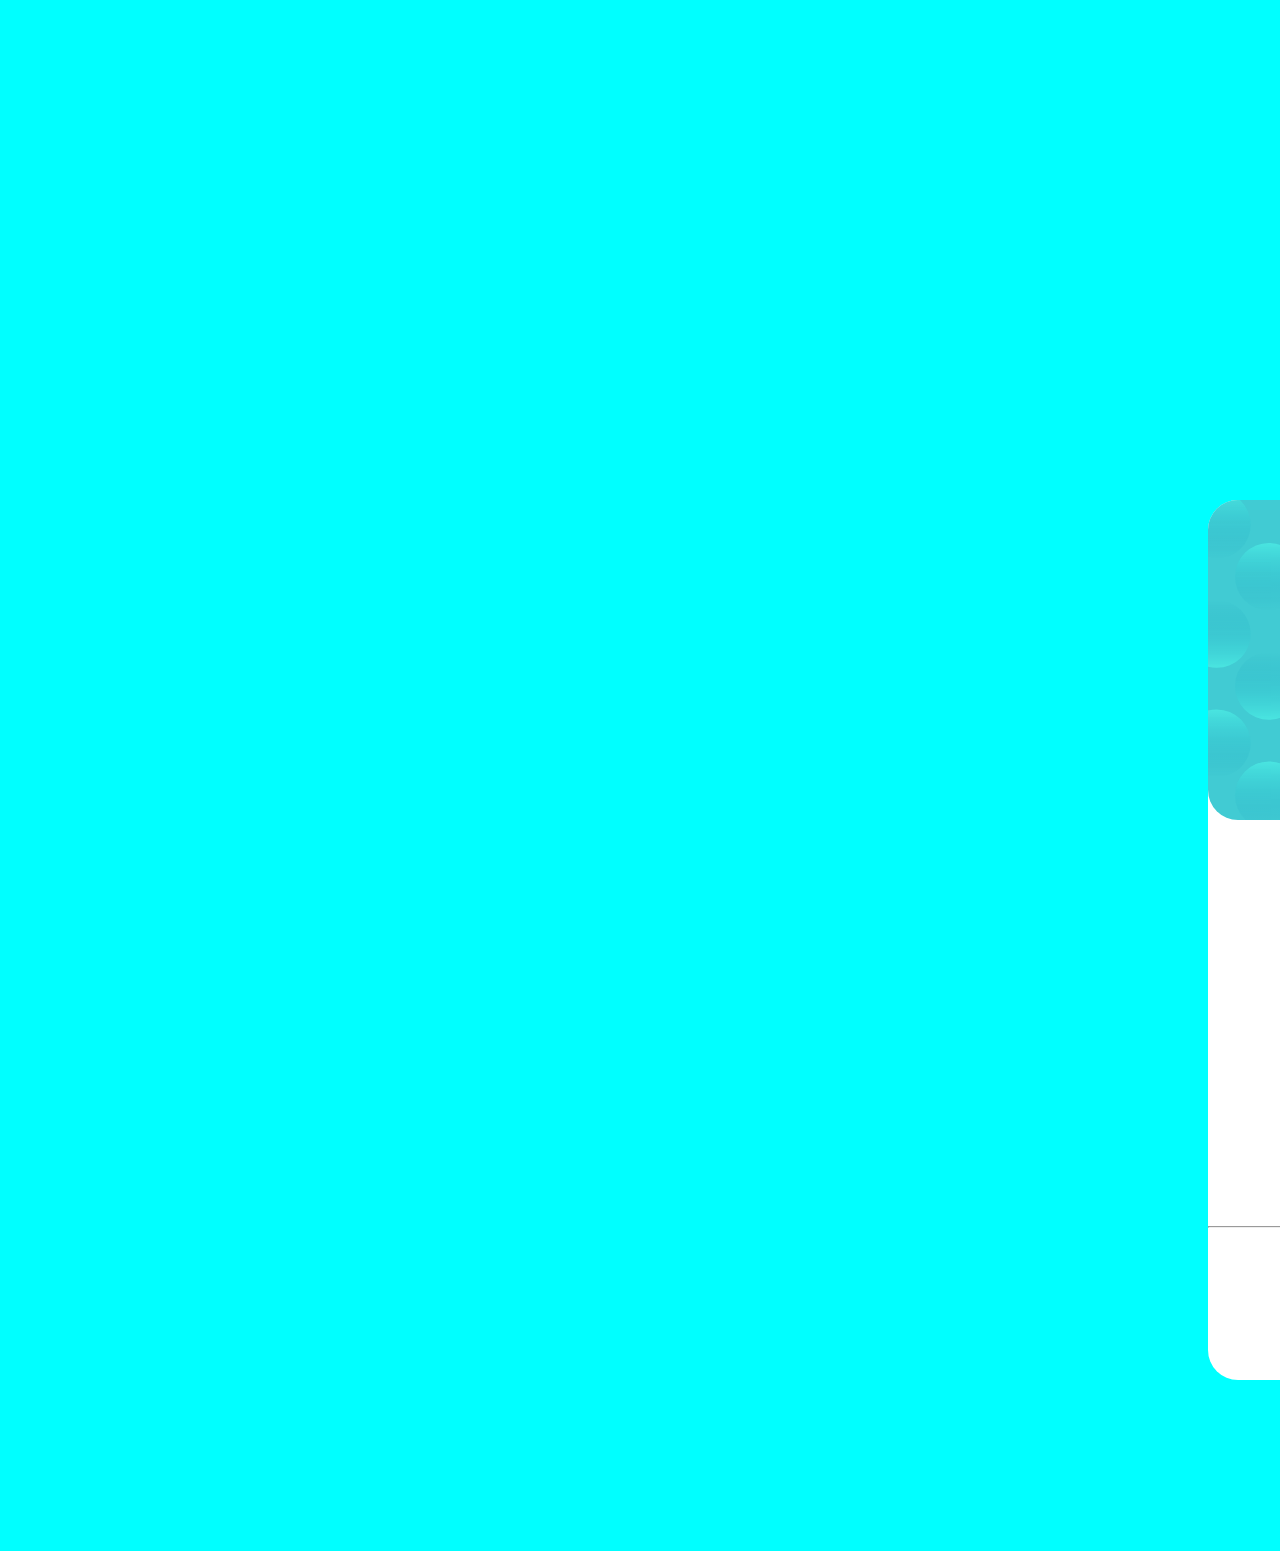
<file: Aaman/index.html>
<!DOCTYPE html>
<html lang="en">
<head>
    <meta charset="UTF-8">
    <meta name="viewport" content="width=device-width, initial-scale=1.0">
    <link rel="stylesheet" href="index.css">
    <title>Document</title>
</head>
<body>
    
    <div class="A">

        <img src="images/bg-pattern-card.svg">
        <div class="R">
            <img src="images/kisspng-cristiano-ronaldo-2018-fifa-world-cup-2017-fifa-co-cristiano-ronaldo-clipart-png-5ab0426bc7aed2.8562104015215007798179.png">
        </div>

            <h1>Cristiano Ronaldo <span>07</span></h1>
            <h3> <span>Portugal</span></h3>
            <hr>
            <div class="color" >
               
                <div class="F">
                    <h1>613M</h1>
                    <h3>FOllowers</h3>
                </div>
                <div class="L">
                    <h1>900M</h1>
                    <h3>Likes</h3>
                </div>
                <div class="P">
                    <h1>3.5k</h1>
                    <h3>Posts</h3>
                </div>
            </div>
        
    </div>

</body>
</html>
</file>
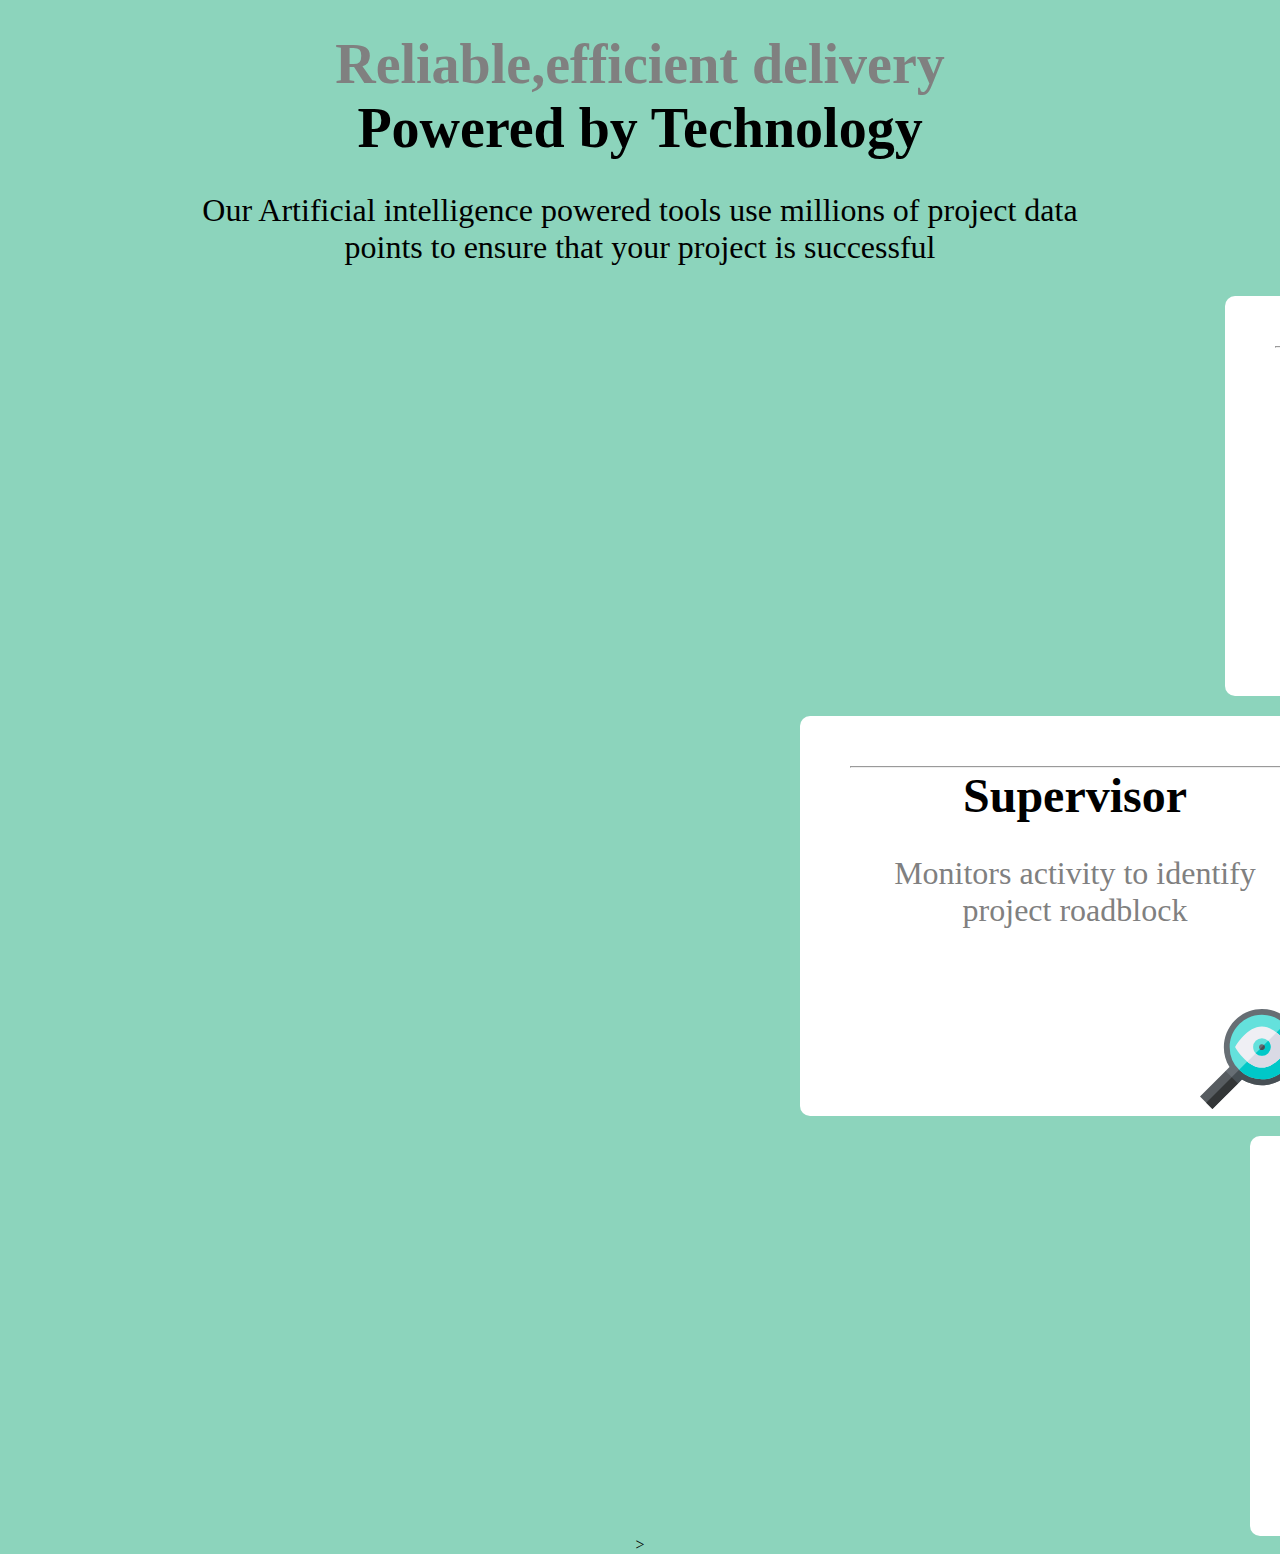
<file: Aaman/delivery.html>
<!DOCTYPE html>
<html lang="en">
<head>
    <meta charset="UTF-8">
    <meta name="viewport" content="width=device-width, initial-scale=1.0">
    <link rel="stylesheet" href="delivery.css">
    <title>Document</title>
</head>
<body>
    <h1><span>Reliable,efficient delivery</span> <br>Powered by Technology</h1>
    <p>Our Artificial intelligence powered tools use millions of project data <br>points to ensure that your project is successful</p>
        <div class="team">
            <hr>
            <h2>Team Builder</h2>
            <p>Scans our talent network to create the <br>optimal team for your project</p>
            <img src="images/icon-team-builder.svg">
        </div>
        <div class="m">
            <div class="supervisor">
                <hr>
                <h2>Supervisor</h2>
                <p>Monitors activity to identify project roadblock</p>
                <img src="images/icon-supervisor.svg">
            </div>
            <div class="calculator">
                <hr>
                <h2>Calculator</h2>
                <p>Use data from past projects to provide better delivery estimates</p>
                <img src="images/icon-calculator.svg">
            </div>

        </div>

        <div class="karma">
            <hr>
            <h2>Karma</h2>
            <p>Regularly evaluates our talent to ensure  quality</p>
            <img src="images/icon-karma.svg">
        </div>
>
</body>
</html>
</file>
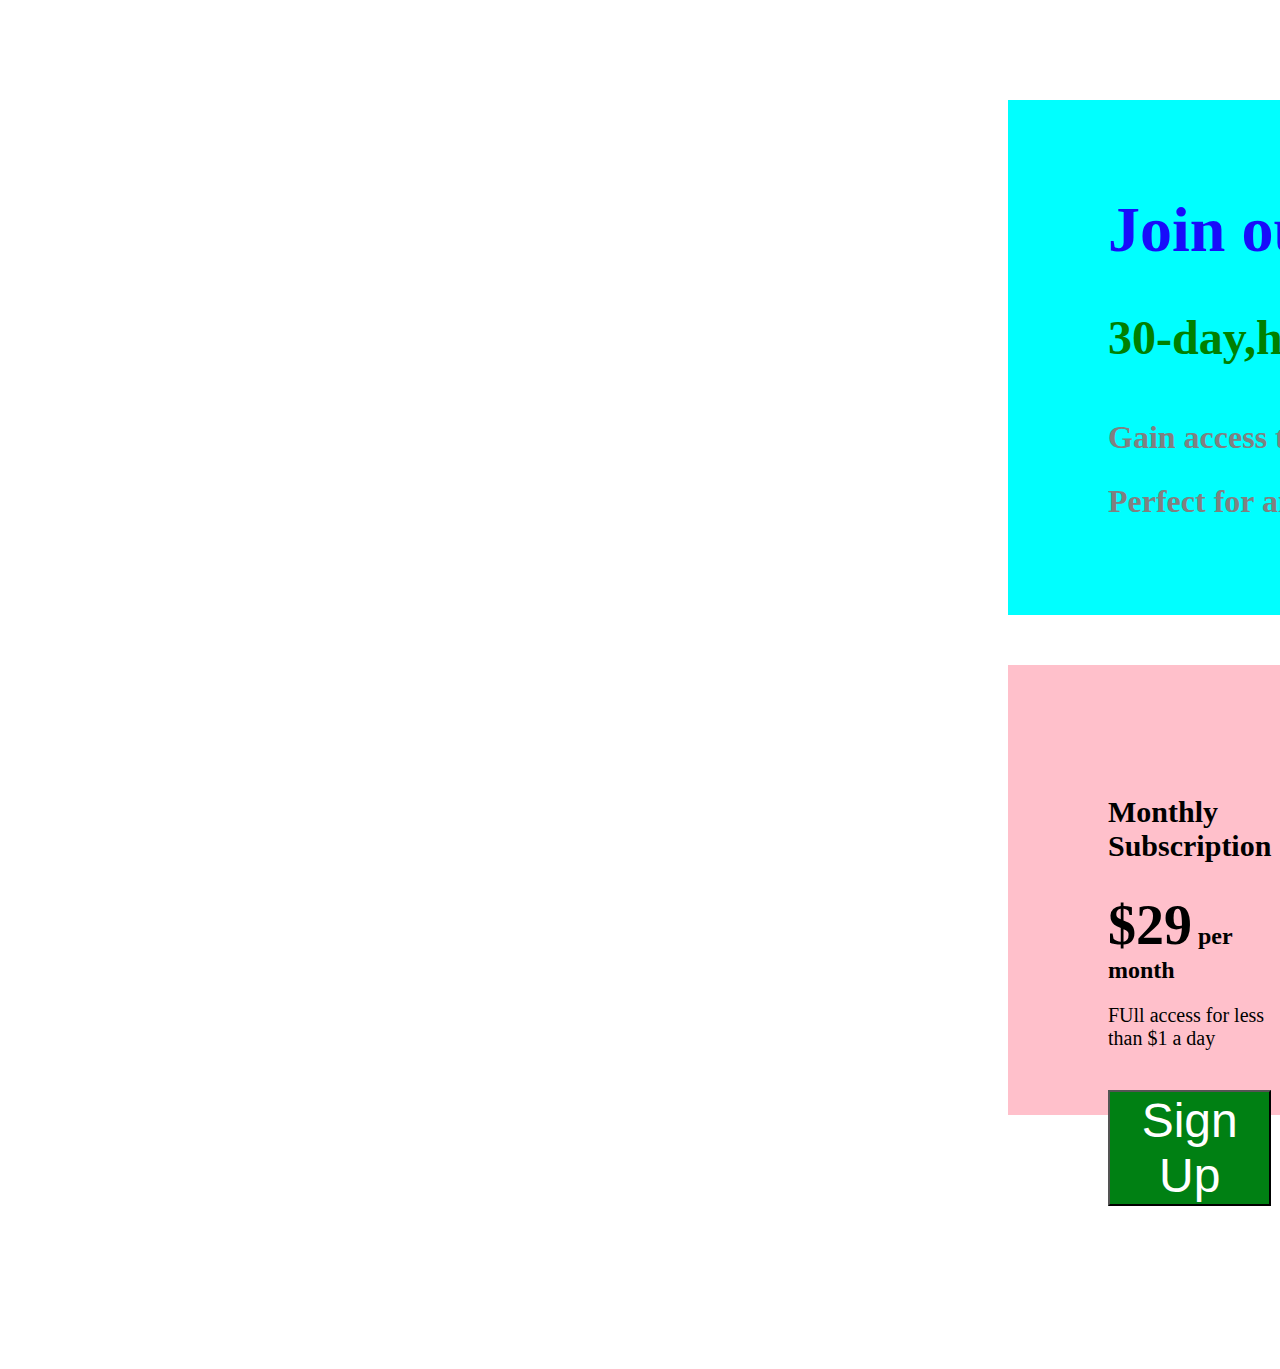
<file: Aaman/index1.html>
<!DOCTYPE html>
<html lang="en">
<head>
    <meta charset="UTF-8">
    <meta name="viewport" content="width=device-width, initial-scale=1.0">
    <link rel="stylesheet" href="index1.css">
    <title>Document</title>
</head>
<body>
        <div class="top">
             <div class="c">
                <h1>Join our community</h1>
                <h2>30-day,hassle-free money back guarantee</h2>
                <h3>Gain access to our full library of tutorials along with expert code reviews.<br>Perfect for any developers who are serious about honing their skills.</h3>
            </div>
        </div>


        <div class="bottom">
            <div class="jj">
                <h3>Monthly Subscription</h3>
                <h2><span>$29</span> per month</h2>
                <p>FUll access for less than $1 a day</p>
                <button>Sign Up</button>
            </div>
            <div class="jjj">
                <h3>Why Us</h3>
                <p>Tutorials by industry experts<br>
                peer & expert code review Coding exercise<br>
                Access to our GitHub repos<br>Community forum<br>Flashcard decks<br>New videos every week</p>
            </div>


        </div>

    
</body>
</html>
</file>
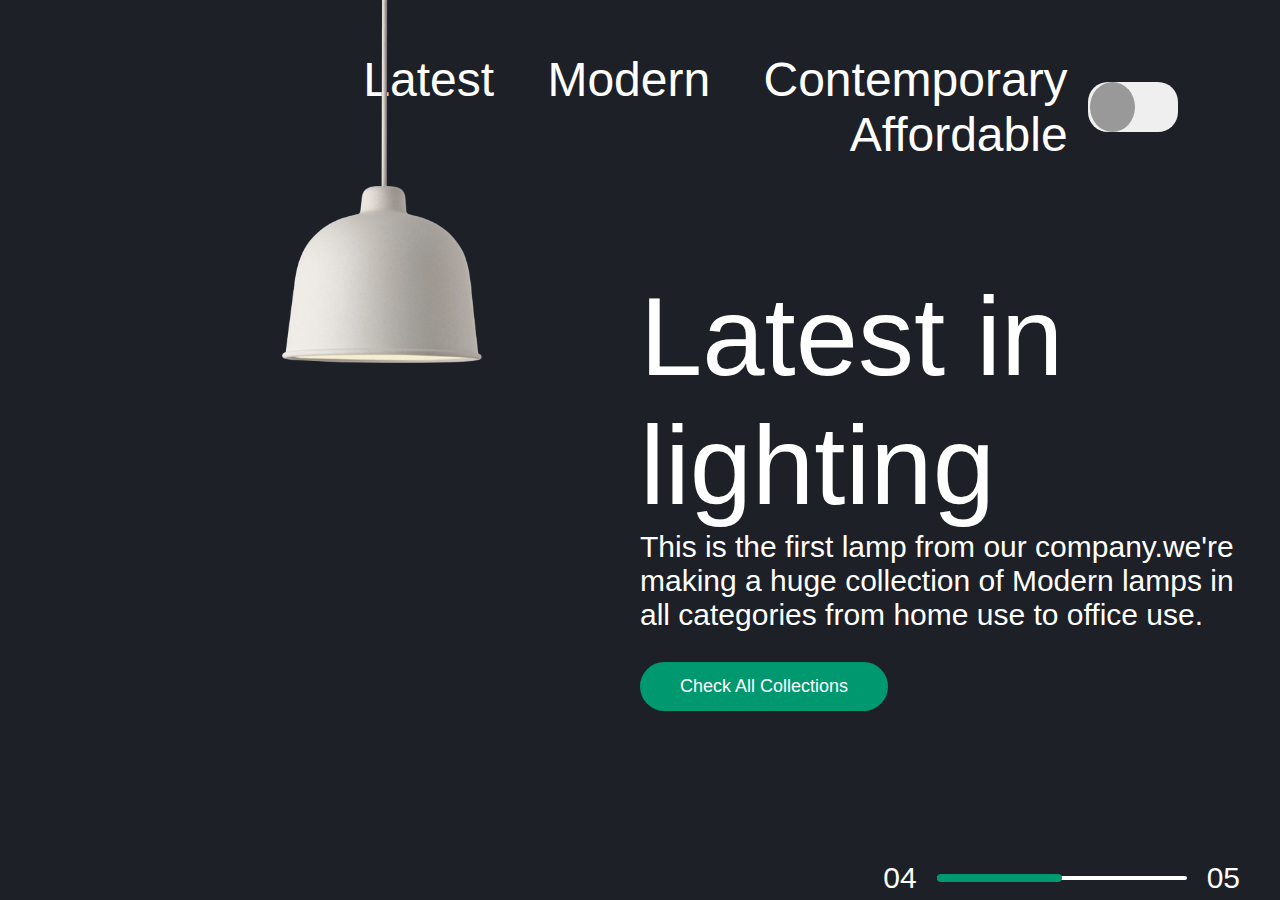
<file: Aaman/light.html>
<!DOCTYPE html>
<html lang="en">
<head>
    <meta charset="UTF-8">
    <meta name="viewport" content="width=device-width, initial-scale=1.0">
    <link rel="stylesheet" href="light.css">
    <title>Document</title>
</head>
<body>
    <div class="hero">
       <nav>
          <ul>
            <li><a href="">Latest</a></li>
            <li><a href="">Modern</a></li>
            <li><a href="">Contemporary</a></li>
            <li><a href="">Affordable</a></li>
          </ul>
          <button type="button" onclick="toggleBtn()" id="btn"><span></span></button>
       </nav>
       
       <div class="lamp-container">
           <img src="images/lamp.png" class="lamp">
           <img src="images/light.png" class="light" id="light">
       </div>
       
       <div class="text-container">
           <h1>Latest in lighting</h1>
           <p>This is the first lamp from our company.we're making a huge
            collection of Modern lamps in all categories from home use to office
            use.
           </p>
           <a href="">Check All Collections</a>
           <div class="control">
            <p>04</p>
            <div class="line"><span></span></div>
            <p>05</p>
           </div>
       </div>



    </div>
    <script>
        var btn = document.getElementById("btn");
        var light = document.getElementById("light")
        function toggleBtn(){
            btn.classList.toggle("active");
            light.classList.toggle("on");
        }
    </script>
</body>
</html>
</file>
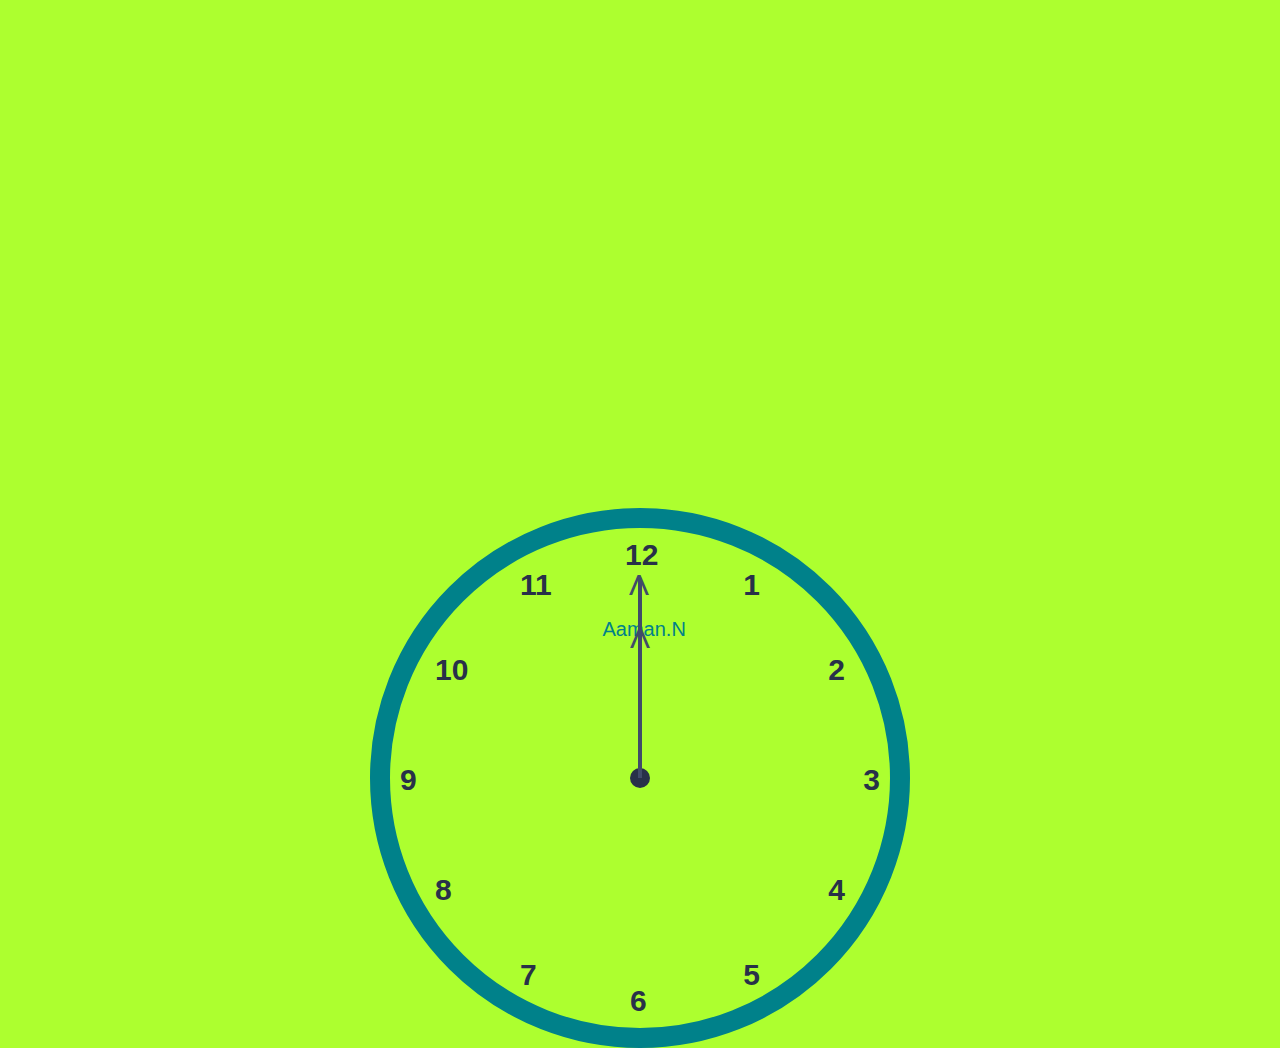
<file: Clock/Analog Clock.html>
<!DOCTYPE html>
<html lang="en">
<head>
    <meta charset="UTF-8">
    <meta name="viewport" content="width=device-width, initial-scale=1.0">
    <title>Analog Clock</title>
    <link rel="stylesheet" href="Analog Clock.css">
</head>
<body>
    <div class="clock-dial">
        <div class="point"></div>
        <div class="hour hour-1">1</div>

        <div class="hour hour-2">2</div>

        <div class="hour hour-3">3</div>

        <div class="hour hour-4">4</div>

        <div class="hour hour-5">5</div>

        <div class="hour hour-6">6</div>

        <div class="hour hour-7">7</div>

        <div class="hour hour-8">8</div>

        <div class="hour hour-9">9</div>

        <div class="hour hour-10">10</div>

        <div class="hour hour-11">11</div>

        <div class="hour hour-12">12</div>
        <div class="brand">Aaman.N</div>


        <div class="minute-hand-wrapper" id="minute-hand">
            <div class="minute-hand">
                <div class="hand"></div>
                <div class="arrow">V</div>
            </div>
        </div>

        <div class="hour-hand-wrapper" id="hour-hand">
            <div class="hour-hand">
                <div class="hand"></div>
                <div class="arrow">V</div>
            </div>
        </div>

        <div class="second-hand-wrapper" id="second-hand">
            <div class="second-hand">
                <div class="hand"></div>
                </div>
        </div>

    </div>
    <script src="Analog Clock.js"></script>

</body>
</html>
</file>
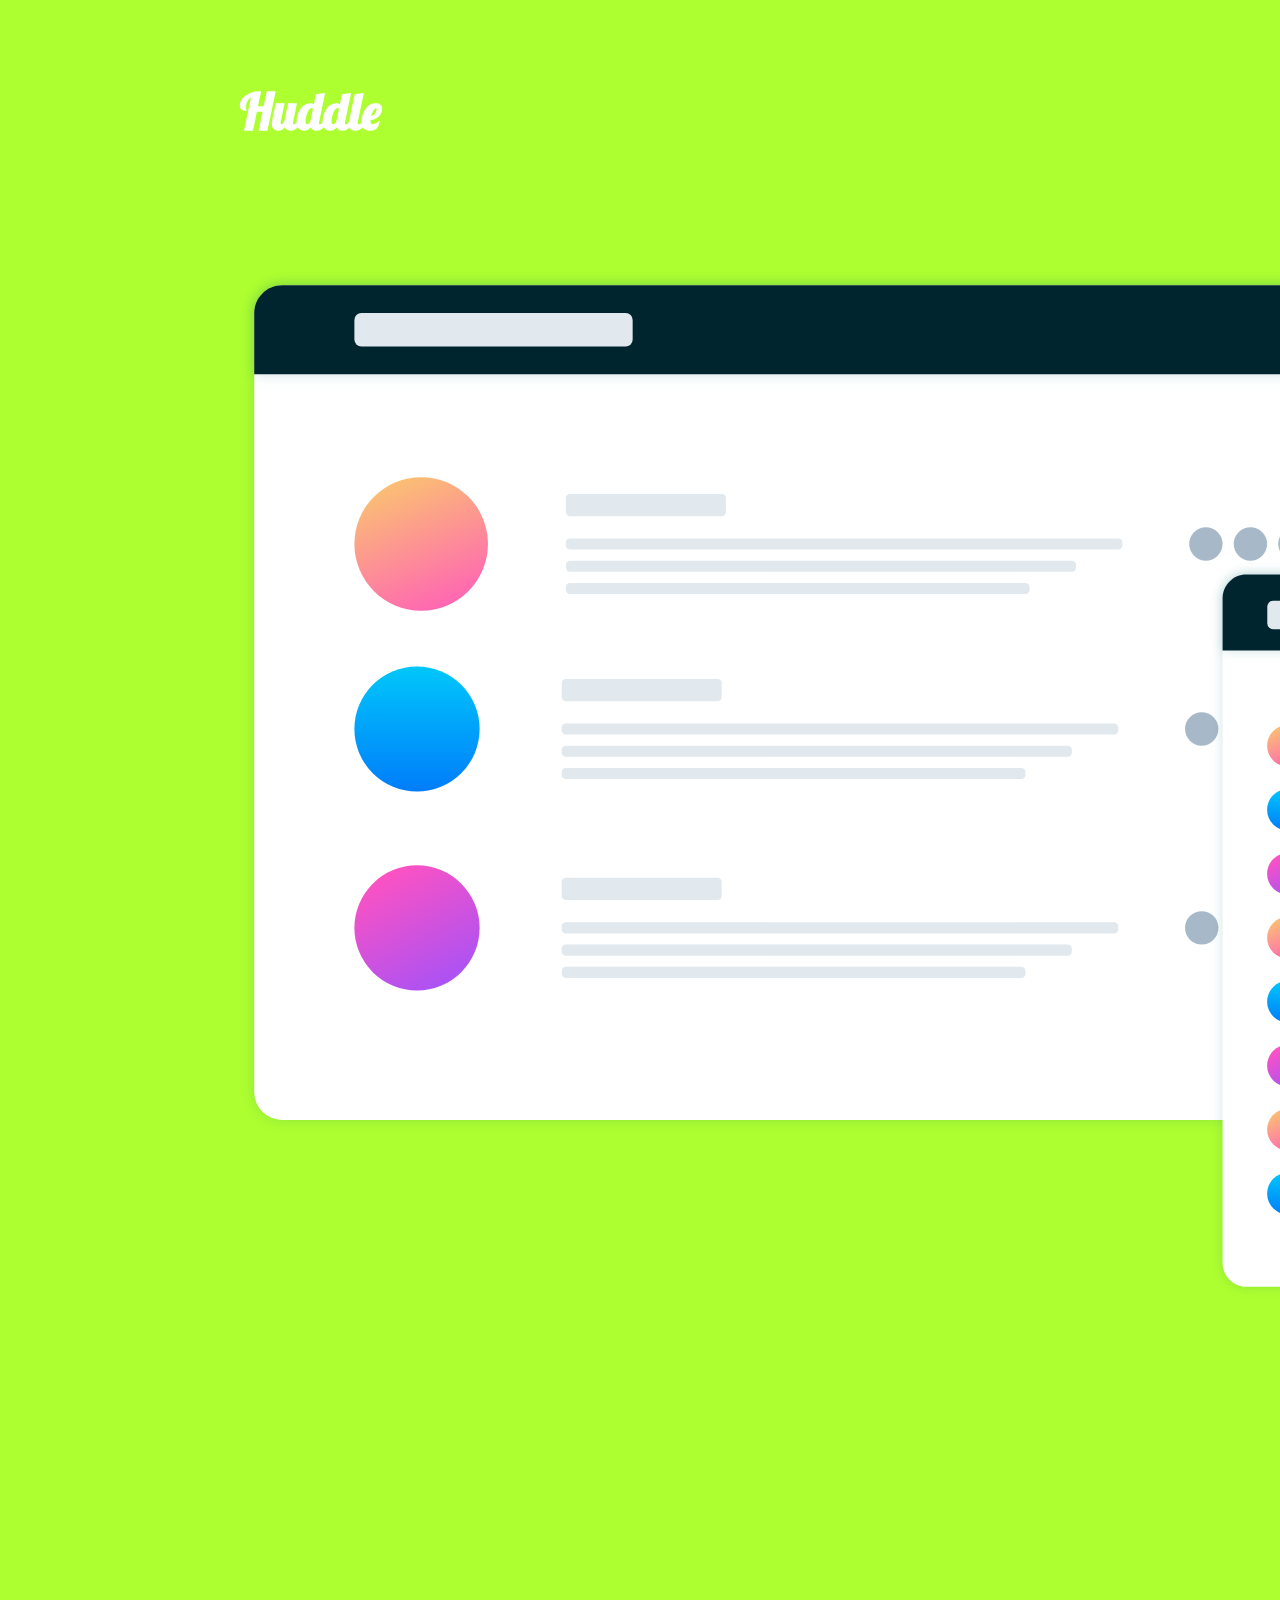
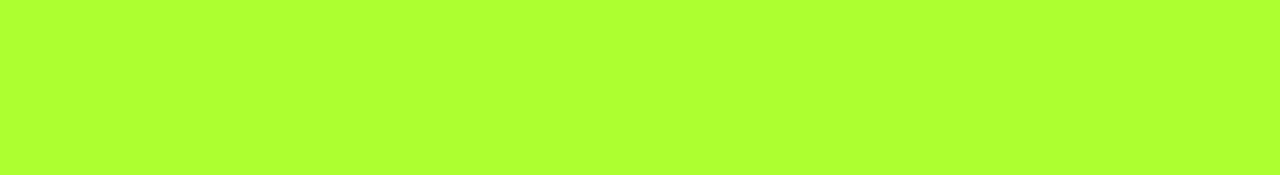
<file: Huddle Project/huddle.html>
<!DOCTYPE html>
<html lang="en">
<head>
    <meta charset="UTF-8">
    <link rel="stylesheet" href="https://cdnjs.cloudflare.com/ajax/libs/font-awesome/6.5.1/css/all.min.css" integrity="sha512-DTOQO9RWCH3ppGqcWaEA1BIZOC6xxalwEsw9c2QQeAIftl+Vegovlnee1c9QX4TctnWMn13TZye+giMm8e2LwA==" crossorigin="anonymous" referrerpolicy="no-referrer" />
    <link rel="preconnect" href="https://fonts.googleapis.com">
    <link rel="preconnect" href="https://fonts.gstatic.com" crossorigin>
    <link href="https://fonts.googleapis.com/css2?family=Lemon&family=Lobster&display=swap" rel="stylesheet">
    <meta name="viewport" content="width=device-width, initial-scale=1.0">
    <link rel="stylesheet" href="huddle.css">
    <title>Document</title>
</head>
<body>
    <div class="babu">
        <h1><i class="fa-regular fa-comment-dots"></i>Huddle</h1>

    </div>

     <div class="mariya">
        <div class="aaman">
           <img src="images/illustration-mockups.svg">
        </div>

        <div class="nabiya">
            <h1>Build The Community <br>
            Your Fans Will Love</h1>
            <p>
                Huddle re-imagines the way we build communities.You have <br>
                a voice,but so dose your audience. Create connections with <br>
                your users as you engage discussion.

            </p>
             
            <button>Register</button>
<!-- 
            <div class="symbols">
                <i class="fa-brands fa-square-facebook"></i>
                <i class="fa-brands fa-instagram"></i>
                <i class="fa-brands fa-square-twitter"></i>
            </div> -->
            

        </div>
            

     </div>
     
     <div class="symbols">
        <i class="fa-brands fa-square-facebook"></i>
        <i class="fa-brands fa-instagram"></i>
        <i class="fa-brands fa-square-twitter"></i>
    </div>
</body>
</html>
</file>
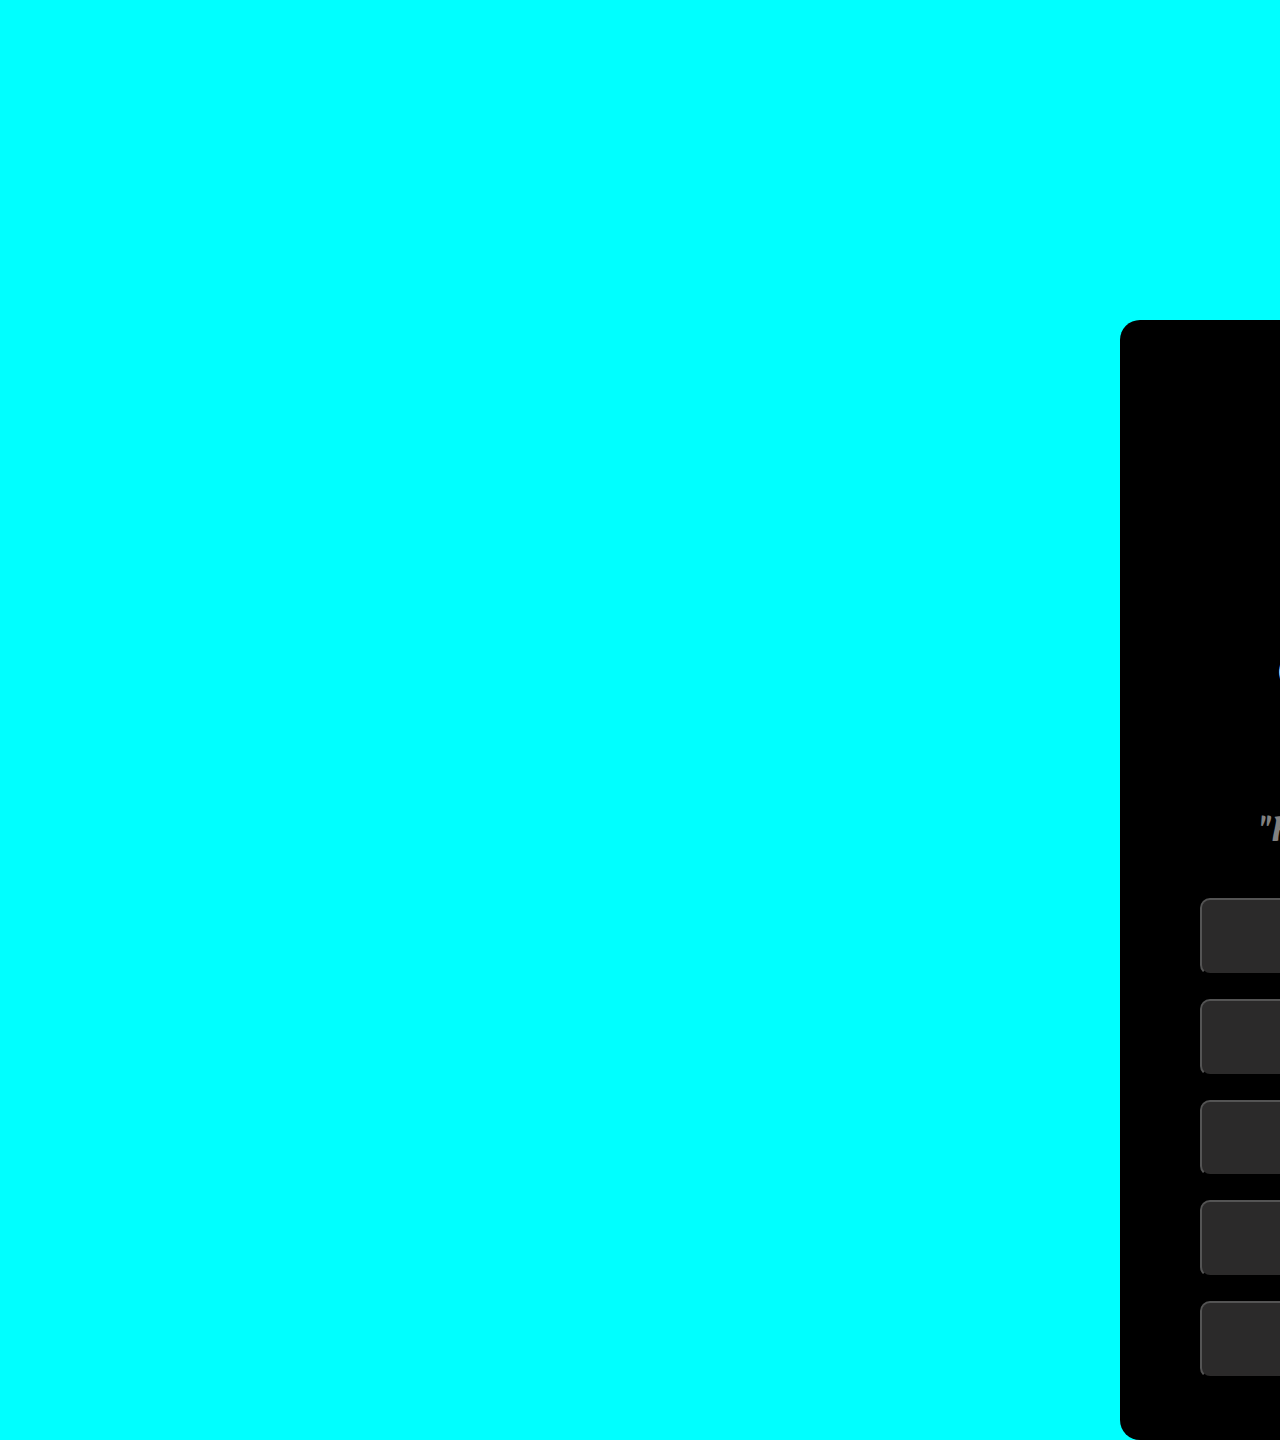
<file: social links profile/profile.html>
<!DOCTYPE html>
<html lang="en">
<head>
    <meta charset="UTF-8">
    <meta name="viewport" content="width=device-width, initial-scale=1.0">
    <link rel="stylesheet" href="profile.css">
    <link rel="preconnect" href="https://fonts.googleapis.com">
    <link rel="preconnect" href="https://fonts.gstatic.com" crossorigin>
    <link href="https://fonts.googleapis.com/css2?family=Lemon&family=Lobster&family=Oleo+Script&display=swap" rel="stylesheet">
    <title>Social Links Profile</title>
</head>
<body>
    <div class="profile">
        
        <img src="images/1693044071549 (1).jpg">
        <h1>Cherukuri Mariya Babu</h1>
        <h3>Thullur, Andhra Pradesh</h3>
        <p>"Front-end developer and avid reader."</p>
        <div class="links">
            <ul>
            <li><button>GitHub</button></li>
            <li><button>Frontend Mentor</button></li>
            <li><button>Linkedin</button></li>
            <li><button>Twitter</button></li>
            <li><button>Instagram</button></li>
            </ul>
            
        </div>

    </div>
</body>
</html>
</file>
<file: Aaman/index.css>
body{
    background-color: aqua;
}
.A{
    background-color: #fff;
    text-align: center;
    justify-content: center;
    margin-top: 500px;
    width: 800px;
    height: 880px;
    margin-left: 1200px;
    border-radius: 30px;
}
img{
    width: 800px;
    border-radius: 30px;
}
.color{
    display: flex;
    gap: 170px;
    margin-left: 100px;
    margin-top: 30px;
    margin-bottom: 50px;
    
}
h3{
    margin-bottom: 190px;
    font-size: 20px;
}
.R img{
    background-color: blue;
   border-radius: 50%;
   width: 70px;
}
h1 span{
    color: grey;
}
h3 span{
    color: grey;
}
</file>
<file: Aaman/delivery.css>
*{
    margin: 0;
    padding: 0;
}
body{
    text-align: center;
    background-color: rgb(140, 212, 188);
}
h1 span{
    color: grey;
}
h1{
    font-size: 3.5rem;
    margin-top: 2rem;
}
p{
    font-size: 2rem;
    margin-top: 2rem;
}
.team{
    background-color: white;
    width: 500px;
    height: 300px;
    padding: 50px;
    margin-left:1225px;
    margin-top: 30px;
    border-radius: 10px;
}
.team img{
    margin-top: 80px;
    margin-left: 350px;
    width: 100px;
}
.team h2{
    color: black;
    font-size: 3rem;
}
.team p{
    color: grey;
}

.calculator{
    background-color: white;
    width: 500px;
    height: 300px;
    padding: 50px;
    border-radius: 10px;
}
.calculator h2{
    color: black;
    font-size: 3rem;
}
.calculator p{
    color: grey;
}
.calculator  img{
    margin-top: 80px;
    margin-left: 350px;
    width: 100px;
}
.karma{
    background-color: white;
    width: 500px;
    height: 300px;
    padding: 50px;
    border-radius: 10px;
    margin-left:1250px ;
    margin-top: 20px;
}
.karma h2{
    color:black ;
    font-size: 3rem;
}
.karma p{
    color: grey;
}
.karma  img{
    margin-top: 50px;
    margin-left: 350px;
    width: 100px;
}
.supervisor{
    background-color: white;
    width: 500px;
    height: 300px;
    padding: 50px;
    border-radius: 10px;
}
.supervisor  h2{
    color: black;
    font-size: 3rem;
}
.supervisor p{
    color: grey;
}
.supervisor img{
    margin-top: 80px;
    margin-left: 350px;
    width: 100px;
}
.m{
    display: flex;
    gap: 16rem;
    margin-left: 50rem;
    margin-top: 20px;
    
}
.hr{
    color: red;
}
</file>
<file: Aaman/index1.css>
body{
    text-align: center;
}
.top{
    background-color: aqua;
    width: 1300px;
    margin-left: 1000px;
    margin-top: 100px;
    
}
.top .c{
    text-align: left;
    margin: 50px;
    padding: 50px;


}
.top .c h2{
    font-size: 3rem;
    color: green;
}
.top .c h3{
    font-size: 2rem;
    color: grey;
    line-height: 4rem;
}
.top .c h1{
    color: rgb(24, 12, 250);
    
    font-size: 4rem;
}

.bottom{
    display: flex;
    margin-left: 1000px;
    
}

.bottom .jj{
    background-color: pink;
    width: 450px;
    height: 250px;
    text-align: left;
    padding: 100px;
}
.bottom .jjj{
    background-color: darkmagenta;
    width: 450px;
    height: 250px;
    text-align: left;
    padding: 100px;
}

.bottom .jj button{
    background-color: rgb(0, 128, 19);
    color: white;
    font-size: 3rem;
    margin-top: 20px;
}
.bottom .jj h3{
    font-size: 30px;
}
.bottom .jj  h2 span{
    font-size: 3.5rem;
}
.bottom .jj p{
    font-size: 20px;
}
.bottom .jjj h3{
    font-size: 30px;
}
.bottom .jjj p{
    line-height: 30px;
    font-size: 25px;
}
</file>
<file: Aaman/light.css>
*{
    margin: 0;
    padding: 0;
    font-family: 'poppins', sans-serif;
    box-sizing: border-box;
}
.hero{
    background-color: #1d2026;
    min-height: 100vh;
    width: 100%;
    color: #fff;
    position: relative;
    
}
nav{
    display: flex;
    align-items: center;
    padding: 20px 8%;
    
}
nav ul{
    flex: 1;
    text-align: right;
    font-size: 3rem;
    margin-top: 2rem;
}
nav ul li{
    display: inline-block;
    list-style-type: none;
    margin: 0 20px;
}
nav ul li a{
    text-decoration: none;
    color: #fff;
}
button{
    background-color: #efefef;
    height:50px;
    width: 90px;
    border-radius: 20px;
    border: 0;
    outline: 0;
    cursor: pointer;
    margin-top: 2rem;
    transition: background 0.5s,margin-left 0.5s ;
}
button span{
    display: block;
    background:#999;
    height: 50px;
    width: 45px;
    border-radius: 50%;
    margin-left: 2px;
}
.lamp-container{
    position: absolute;
    top: -20px;
    left: 22%;
    width: 200px;
}
.lamp{
    width: 100%;

}
.light{
    position: absolute;
    top: 97%;
    left: 50%;
    transform: translateX(-50%);
    width: 700px;
    margin-left: -10px;
    opacity: 0;
    transition: opacity 0.5s;
}
.text-container{
    max-width: 600px;
    margin-top: 7%;
    margin-left: 50%;
}
.text-container h1{
    font-size: 7rem;
    font-weight: 400;
}
.text-container p{
    font-size: 30px;
    font-weight: 400;
}
.text-container a{
    text-decoration: none;
    background: #00986f;
    padding: 14px 40px;
    display: inline-block;
    color: #fff;
    font-size: 18px;
    margin-top: 30px;
    border-radius: 30px;
}
.control{
    display: flex;
    align-items: center;
    justify-content: flex-end;
    margin-top: 150px;

}
.control .line{
    width: 250px;
    height: 4px;
    background: #fff;
    margin: 0 20px;
    border-radius: 2px;

}
.control .line span{
    width: 50%;
    height: 8px;
    margin-top: -2px;
    border-radius: 4px;
    background: #00986f;
    display: block;
}
.active{
    background: green;
}
.active span{
    background: #fff;
    margin-left: 40px;
}
.on{
    opacity: 1;
}
</file>
<file: Clock/Analog Clock.css>
body{
    font-family: sans-serif;
    background-color: greenyellow;
}
.clock-dial {
    width: 500px;
    height: 500px;
    border: 20px solid #00818a;
    border-radius: 50%;
    margin: 0 auto;
    position: relative;
    top: 500px;
}
.point{
    width: 20px;
    height: 20px;
    background-color:#283149;
    border-radius: 50%;
    position: absolute;
    top: 240px;
    left: 240px;
}
.hour{
    font-size: 30px;
    font-weight: bold;
    color: #283149;
    position: absolute;
}
.hour-1{
    top: 40px;
    right: 130px;
}
.hour-2{
    top: 125px;
    right: 45px;
}

.hour-3{
    top: 235px;
    right: 10px;
}

.hour-4{
    top: 345px;
    right: 45px;
}
.hour-5{
    top: 430px;
    right: 130px;
}
.hour-6{
    bottom: 10px;
    left: 240px;
}
.hour-7{
    top: 430px;
    left: 130px;
}
.hour-8{
    top: 345px;
    left: 45px;
}
.hour-9{
    top: 235px;
    left: 10px;
}
.hour-10{
    top: 125px;
    left: 45px;
}
.hour-11{
    top: 40px;
    left: 130px;
}
.hour-12{
    top: 10px;
    left: 235px;
}
.brand{
    font-size: 20px;
    font-weight: blod;
    color: #00818a;
    position: absolute;
    top: 90px;
    left:42.5% ;
}
.minute-hand-wrapper{
    width: 400px;
    height: 400px;
    border-radius: 50%;
    
    position: absolute;
    top: 50px;
    left: 50px;

}
.minute-hand{
    position: relative;

}
.minute-hand .hand{
    width: 4px;
    height: 200px;
    background-color:#404b69;
    position: absolute;
    left: 198px;
}
.minute-hand .arrow{
    font-size: 30px;
    font-weight: blod;
    color:#404b69 ;
    transform: rotate(180deg);
    position: absolute;
    left: 189px;
    top: -10px;
}

.hour-hand-wrapper{
    width: 300px;
    height: 300px;
    border-radius: 50%;
    
    position: absolute;
    top: 100px;
    left: 100px;

}
.hour-hand{
    position: relative;

}

.hour-hand .hand{
    width: 4px;
    height: 140px;
    background-color:#404b69;
    position: absolute;
    left: 148px;
}
.hour-hand .arrow{
    font-size: 30px;
    font-weight: blod;
    color:#404b69 ;
    transform: rotate(180deg);
    position: absolute;
    left: 140px;
    top: -7px;
}

.second-hand-wrapper{
    width: 350px;
    height: 350px;
    border-radius: 50%;
    
    position: absolute;
    top: 75px;
    left: 75px;

}
.second-hand{
    position: relative;

}
.second-hand .hand{
    width: 2px;
    height: 175px;
    background-color:#404b69;
    position: absolute;
    left: 174px;
    
}
</file>
<file: Huddle Project/huddle.css>
*{
    margin: 0;
    padding: 0;
    

    background-color: greenyellow;
    font-family: 'Lemon', serif;
    font-family: 'Lobster', sans-serif;

}

.babu h1{

    color: white;
    font-size: 50px;
    margin-left: 15rem;
    margin-top: 5rem;
}
.mariya{
    display: flex;
    gap: 15rem;
    margin-left: 15rem;
    margin-top: 8rem;
    color: #fff;
}
.aaman img{
    width: 90rem;
    
}

.nabiya h1{
    font-size: 7rem;
    margin-top: 5rem;
    
}

.nabiya p{
    font-size: 4rem;
    margin-top:4rem ;
}


.nabiya button{
    background-color: #fff;
    color:black;
    width: 38rem;
    height: 7rem;
    border-radius: 80px;
    margin-top: 3rem;
    font-size: 3.5rem;
}

.symbols i{
    gap: 5rem;
    font-size: 4rem;

}

.symbols{
    text-align: right;
    margin-right: 30rem;
    
}
</file>
<file: social links profile/profile.css>
*{
    margin: 0;
    padding: 0;
    
    font-family: 'Lemon', serif;
    font-family: 'Lobster', sans-serif;
    font-family: 'Oleo Script', system-ui;
}
body{
    text-align: center;
    background-color:aqua;
    margin-top: 20rem;
}
.profile img{
    width: 15rem;
    height: 15rem;
    margin-top: 3rem;
    border-radius: 50%;
}
.profile {
    background-color: black;
    color: #fff;
    width: 50rem;
    height: 70rem;
    border-radius: 20px;
    margin-left: 70rem;
    margin-top: 20rem;
}

.profile h1{
    font-size: 3rem;
    margin-top: 1.5rem;
}
.profile h3{
    font-size: 2.4rem;
    color: yellow;
    margin-top: 0.5rem;
}

.profile p{
    font-size: 2.2rem;
    color: grey;
    margin-top: 2.5rem;
}

.links ul li{
    padding: 12px;
    list-style-type: none;
    
}

.links ul li button{
    width:40rem;
    height: 4.8rem;
    border-radius: 10px;
    font-size: 1.7rem;
    background-color: rgb(43, 42, 42);
    color: #fff;
    
}
.links{
    margin-top: 2rem;
}
</file>
